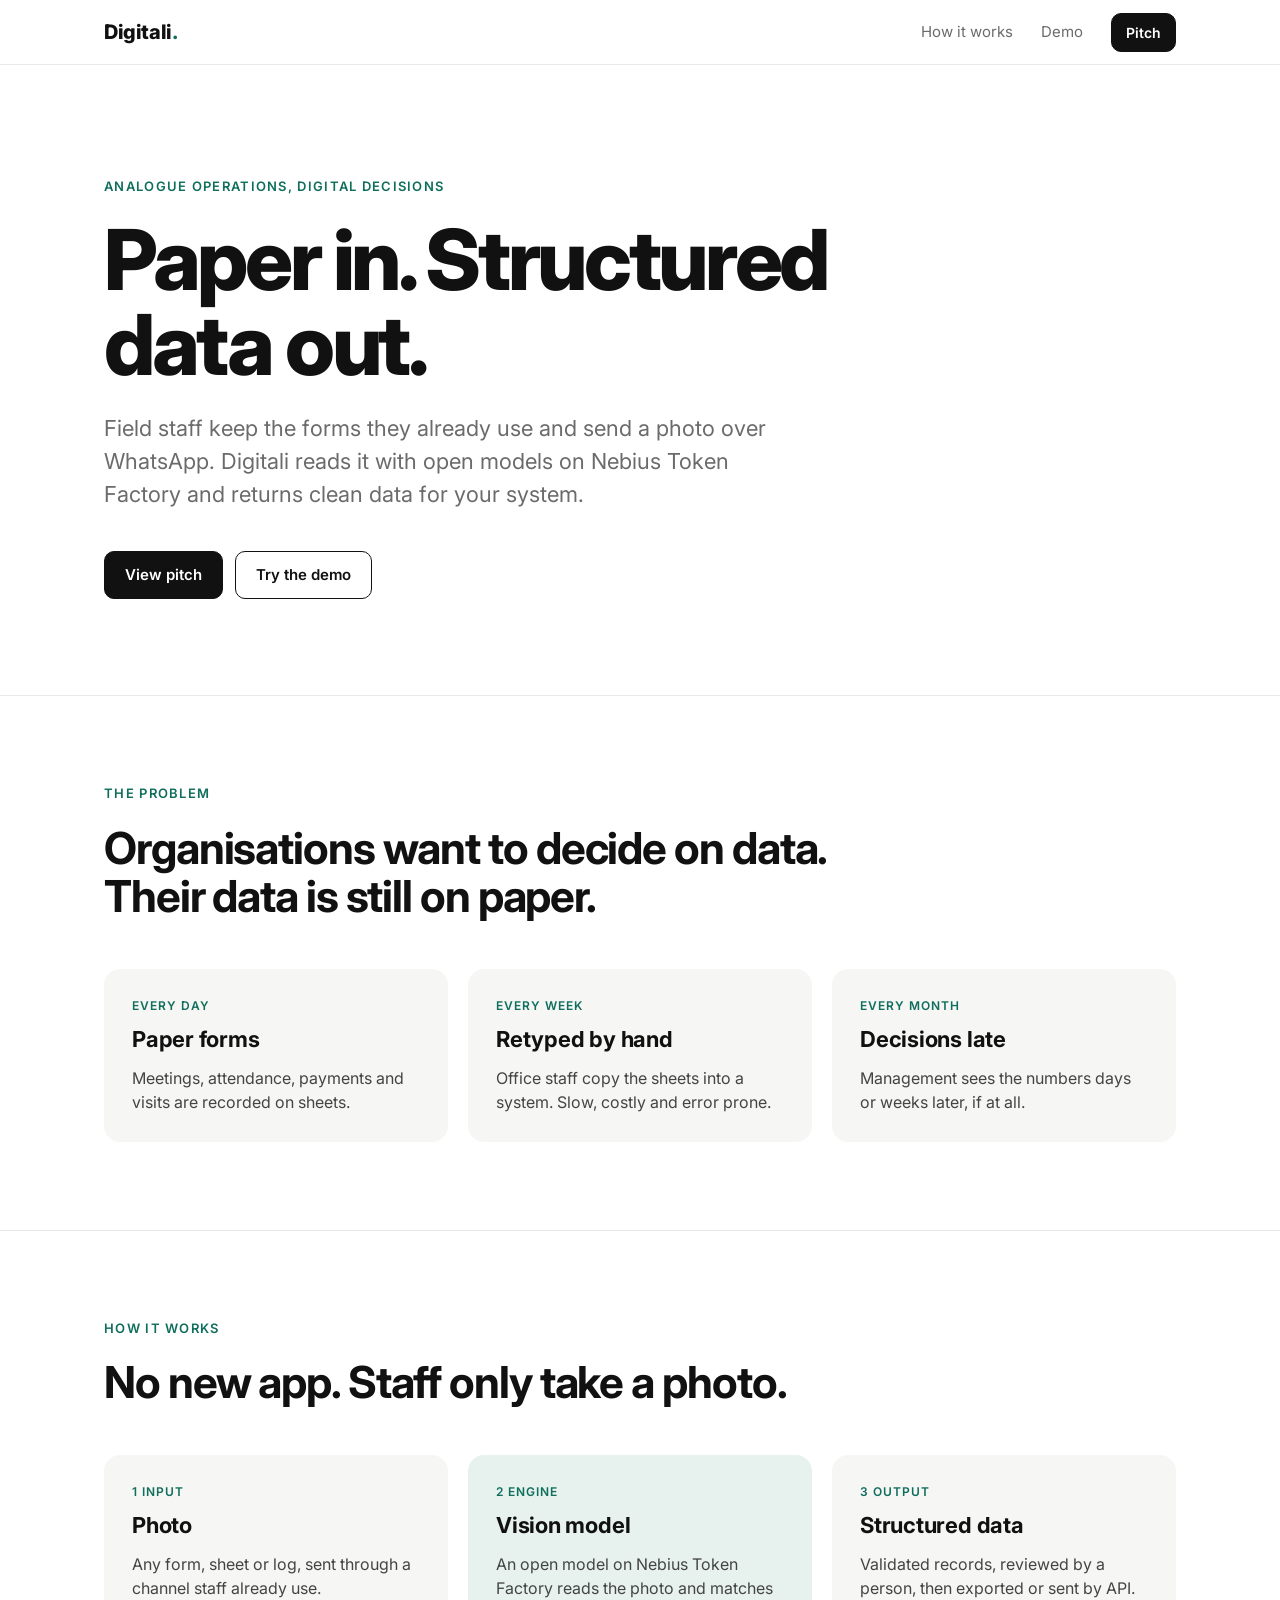
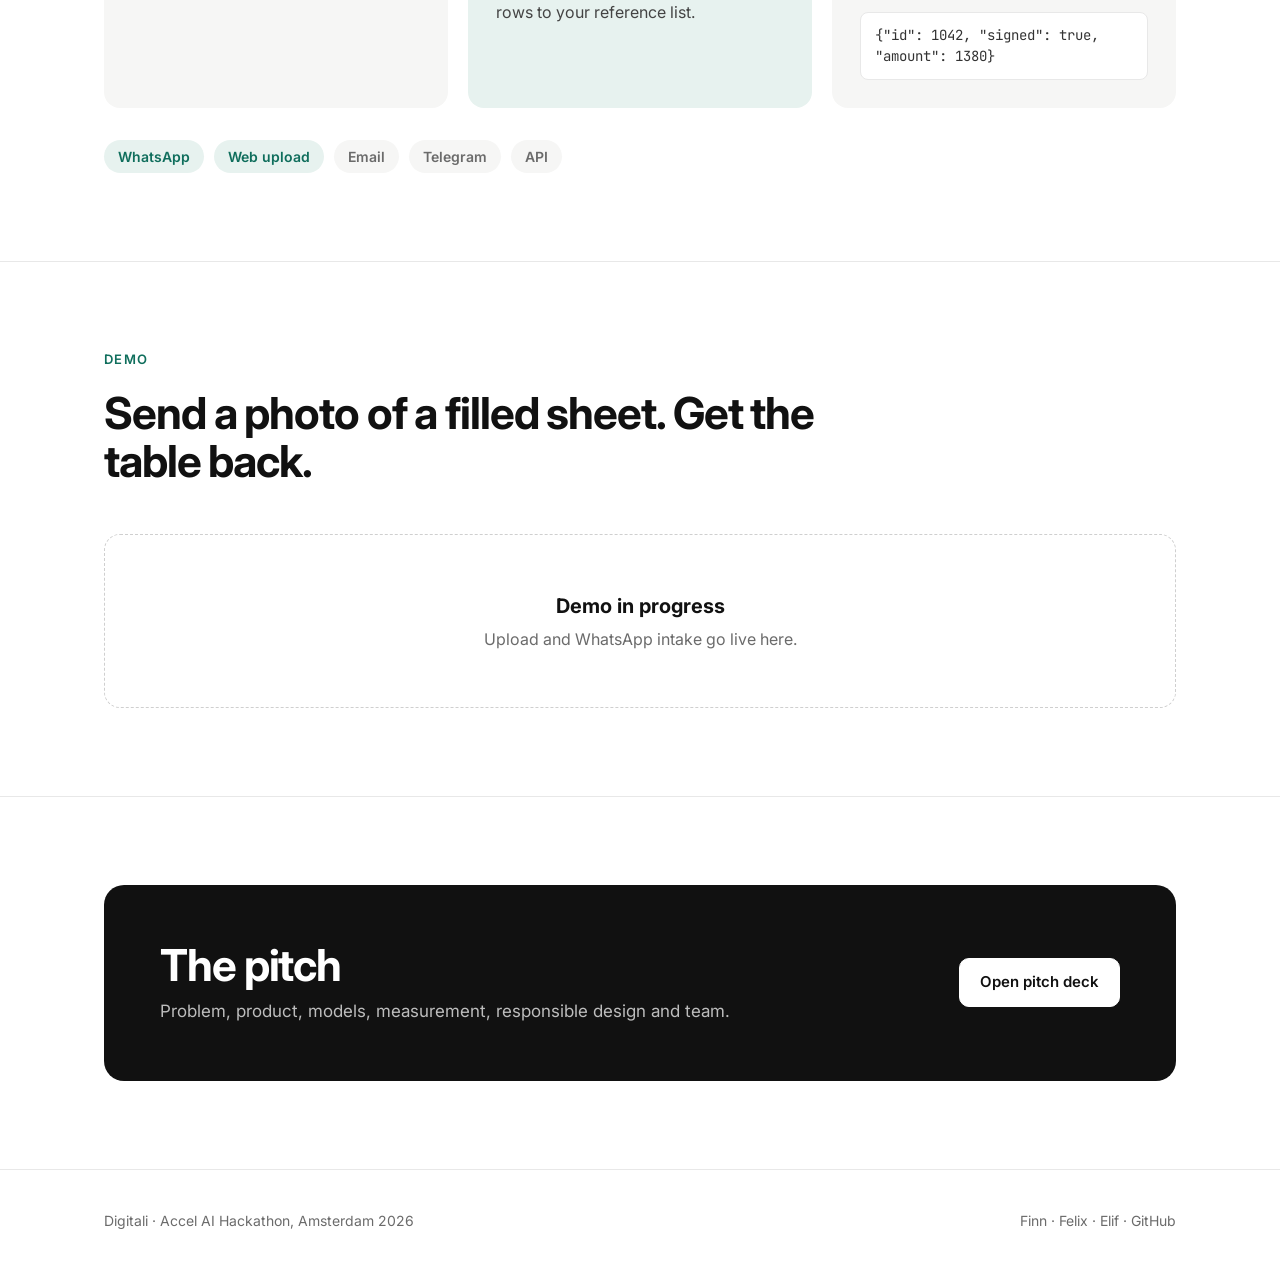
<file: docs/index.html>
<!DOCTYPE html>
<html lang="en">
<head>
<meta charset="utf-8">
<meta name="viewport" content="width=device-width, initial-scale=1">
<title>Digitali</title>
<meta name="description" content="Digitali turns paper operations into structured data, from a single photo sent over WhatsApp.">
<link rel="preconnect" href="https://fonts.googleapis.com">
<link href="https://fonts.googleapis.com/css2?family=Inter:wght@400;500;600;700;800&family=JetBrains+Mono:wght@400;500&display=swap" rel="stylesheet">
<style>
:root{--bg:#fff;--ink:#111;--muted:#6b6b6b;--line:#e8e8e8;--soft:#f6f6f5;--accent:#0f6e5c;--accent-soft:#e7f2ef}
*{box-sizing:border-box;margin:0;padding:0}
body{background:var(--bg);color:var(--ink);font-family:Inter,system-ui,sans-serif;line-height:1.5;-webkit-font-smoothing:antialiased}
a{color:inherit;text-decoration:none}
.wrap{max-width:1120px;margin:0 auto;padding:0 24px}
header{border-bottom:1px solid var(--line);position:sticky;top:0;background:rgba(255,255,255,.92);backdrop-filter:blur(8px);z-index:10}
header .wrap{display:flex;align-items:center;justify-content:space-between;height:64px}
.logo{font-weight:800;font-size:20px;letter-spacing:-.02em}
.logo span{color:var(--accent)}
nav{display:flex;gap:28px;align-items:center;font-size:15px;color:var(--muted)}
nav a:hover{color:var(--ink)}
.btn{display:inline-flex;align-items:center;gap:8px;border-radius:10px;padding:12px 20px;font-weight:600;font-size:15px;border:1px solid var(--ink);background:var(--ink);color:#fff;cursor:pointer;transition:transform .1s}
.btn:hover{transform:translateY(-1px)}
.btn.ghost{background:#fff;color:var(--ink)}
.btn.sm{padding:8px 14px;font-size:14px}
.hero{padding:112px 24px 96px}
.kicker{font-size:13px;font-weight:600;letter-spacing:.1em;text-transform:uppercase;color:var(--accent);margin-bottom:20px}
h1{font-size:clamp(44px,7vw,84px);font-weight:800;letter-spacing:-.04em;line-height:1.02;max-width:900px}
.sub{font-size:clamp(18px,2.2vw,22px);color:var(--muted);max-width:680px;margin-top:24px}
.cta{display:flex;gap:12px;margin-top:40px;flex-wrap:wrap}
section{padding:88px 0;border-top:1px solid var(--line)}
h2{font-size:clamp(30px,4vw,44px);font-weight:700;letter-spacing:-.025em;line-height:1.1;max-width:760px}
.grid{display:grid;gap:20px;margin-top:48px}
.g3{grid-template-columns:repeat(3,1fr)}
.card{background:var(--soft);border-radius:16px;padding:28px}
.card .n{font-size:12px;font-weight:600;letter-spacing:.08em;text-transform:uppercase;color:var(--accent)}
.card h3{font-size:22px;font-weight:700;margin:8px 0 10px;letter-spacing:-.01em}
.card p{color:#444;font-size:16px}
.card.accent{background:var(--accent-soft)}
.json{font-family:"JetBrains Mono",monospace;background:#fff;border:1px solid var(--line);border-radius:8px;padding:12px 14px;font-size:14px;margin-top:12px;color:#333}
.channels{display:flex;gap:10px;flex-wrap:wrap;margin-top:32px}
.pill{background:var(--accent-soft);color:var(--accent);border-radius:999px;padding:6px 14px;font-size:14px;font-weight:600}
.pill.off{background:var(--soft);color:var(--muted)}
.demo{border:1.5px dashed #cfcfcf;border-radius:16px;padding:56px 24px;text-align:center;margin-top:48px;color:var(--muted)}
.demo strong{display:block;color:var(--ink);font-size:20px;margin-bottom:6px}
.pitchband{background:var(--ink);color:#fff;border-radius:20px;padding:56px;display:flex;justify-content:space-between;align-items:center;gap:32px;flex-wrap:wrap}
.pitchband h2{color:#fff}
.pitchband p{color:#bdbdbd;margin-top:10px;font-size:17px}
.pitchband .btn{background:#fff;color:var(--ink);border-color:#fff}
footer{padding:40px 0;color:var(--muted);font-size:14px;border-top:1px solid var(--line)}
footer .wrap{display:flex;justify-content:space-between;flex-wrap:wrap;gap:12px}
@media (max-width:820px){.g3{grid-template-columns:1fr}nav .hide{display:none}.hero{padding:72px 24px 64px}section{padding:64px 0}.pitchband{padding:36px}}
</style>
</head>
<body>

<header><div class="wrap">
  <a class="logo" href="/">Digitali<span>.</span></a>
  <nav>
    <a class="hide" href="#how">How it works</a>
    <a class="hide" href="#demo">Demo</a>
    <a class="btn sm" href="/pitch">Pitch</a>
  </nav>
</div></header>

<main>
<div class="wrap hero">
  <div class="kicker">Analogue operations, digital decisions</div>
  <h1>Paper in. Structured data out.</h1>
  <p class="sub">Field staff keep the forms they already use and send a photo over WhatsApp. Digitali reads it with open models on Nebius Token Factory and returns clean data for your system.</p>
  <div class="cta">
    <a class="btn" href="/pitch">View pitch</a>
    <a class="btn ghost" href="#demo">Try the demo</a>
  </div>
</div>

<section id="problem"><div class="wrap">
  <div class="kicker">The problem</div>
  <h2>Organisations want to decide on data. Their data is still on paper.</h2>
  <div class="grid g3">
    <div class="card"><div class="n">Every day</div><h3>Paper forms</h3><p>Meetings, attendance, payments and visits are recorded on sheets.</p></div>
    <div class="card"><div class="n">Every week</div><h3>Retyped by hand</h3><p>Office staff copy the sheets into a system. Slow, costly and error prone.</p></div>
    <div class="card"><div class="n">Every month</div><h3>Decisions late</h3><p>Management sees the numbers days or weeks later, if at all.</p></div>
  </div>
</div></section>

<section id="how"><div class="wrap">
  <div class="kicker">How it works</div>
  <h2>No new app. Staff only take a photo.</h2>
  <div class="grid g3">
    <div class="card"><div class="n">1 Input</div><h3>Photo</h3><p>Any form, sheet or log, sent through a channel staff already use.</p></div>
    <div class="card accent"><div class="n">2 Engine</div><h3>Vision model</h3><p>An open model on Nebius Token Factory reads the photo and matches rows to your reference list.</p></div>
    <div class="card"><div class="n">3 Output</div><h3>Structured data</h3><p>Validated records, reviewed by a person, then exported or sent by API.</p><div class="json">{"id": 1042, "signed": true, "amount": 1380}</div></div>
  </div>
  <div class="channels">
    <span class="pill">WhatsApp</span><span class="pill">Web upload</span><span class="pill off">Email</span><span class="pill off">Telegram</span><span class="pill off">API</span>
  </div>
</div></section>

<section id="demo"><div class="wrap">
  <div class="kicker">Demo</div>
  <h2>Send a photo of a filled sheet. Get the table back.</h2>
  <div class="demo"><strong>Demo in progress</strong>Upload and WhatsApp intake go live here.</div>
</div></section>

<section><div class="wrap">
  <div class="pitchband">
    <div><h2>The pitch</h2><p>Problem, product, models, measurement, responsible design and team.</p></div>
    <a class="btn" href="/pitch">Open pitch deck</a>
  </div>
</div></section>
</main>

<footer><div class="wrap">
  <span>Digitali · Accel AI Hackathon, Amsterdam 2026</span>
  <span>Finn · Felix · Elif · <a href="https://github.com/FelixvanDoorn/digitali-accel-ai-hackathon">GitHub</a></span>
</div></footer>

</body>
</html>
</file>
